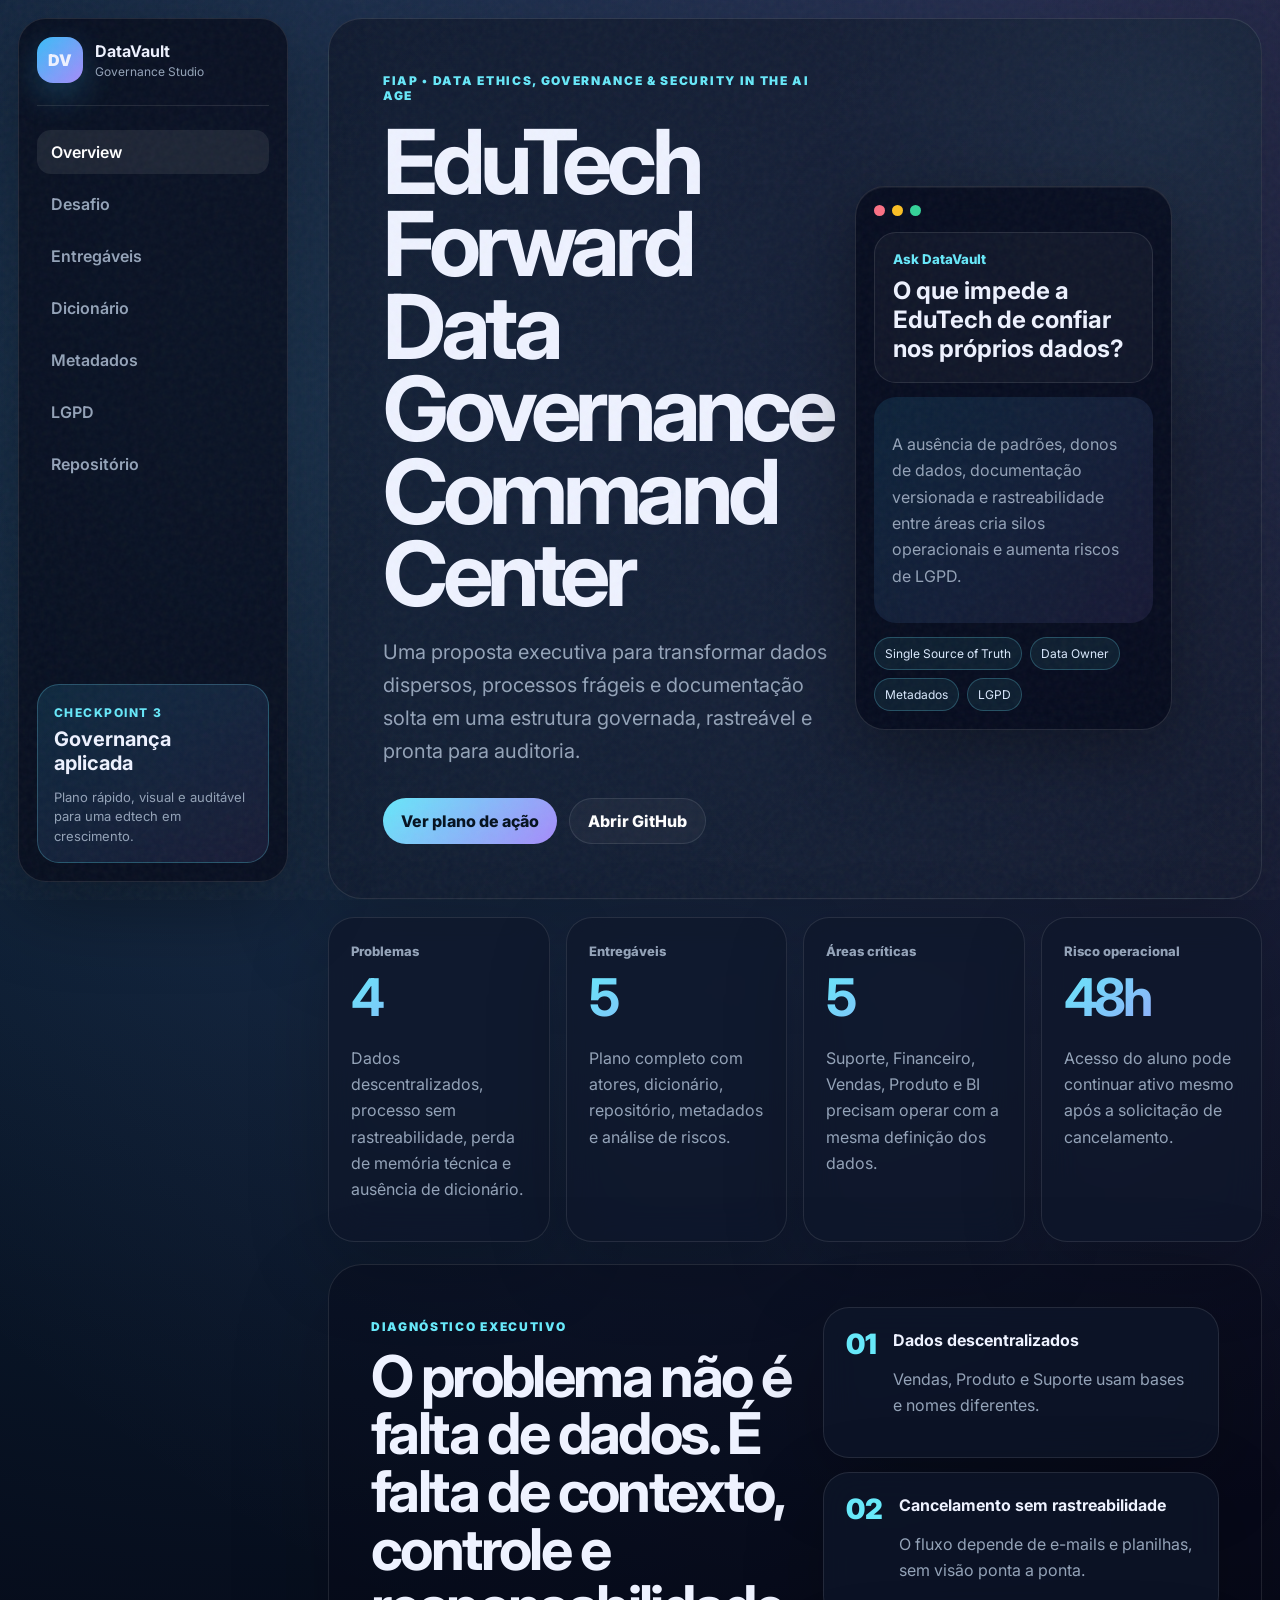
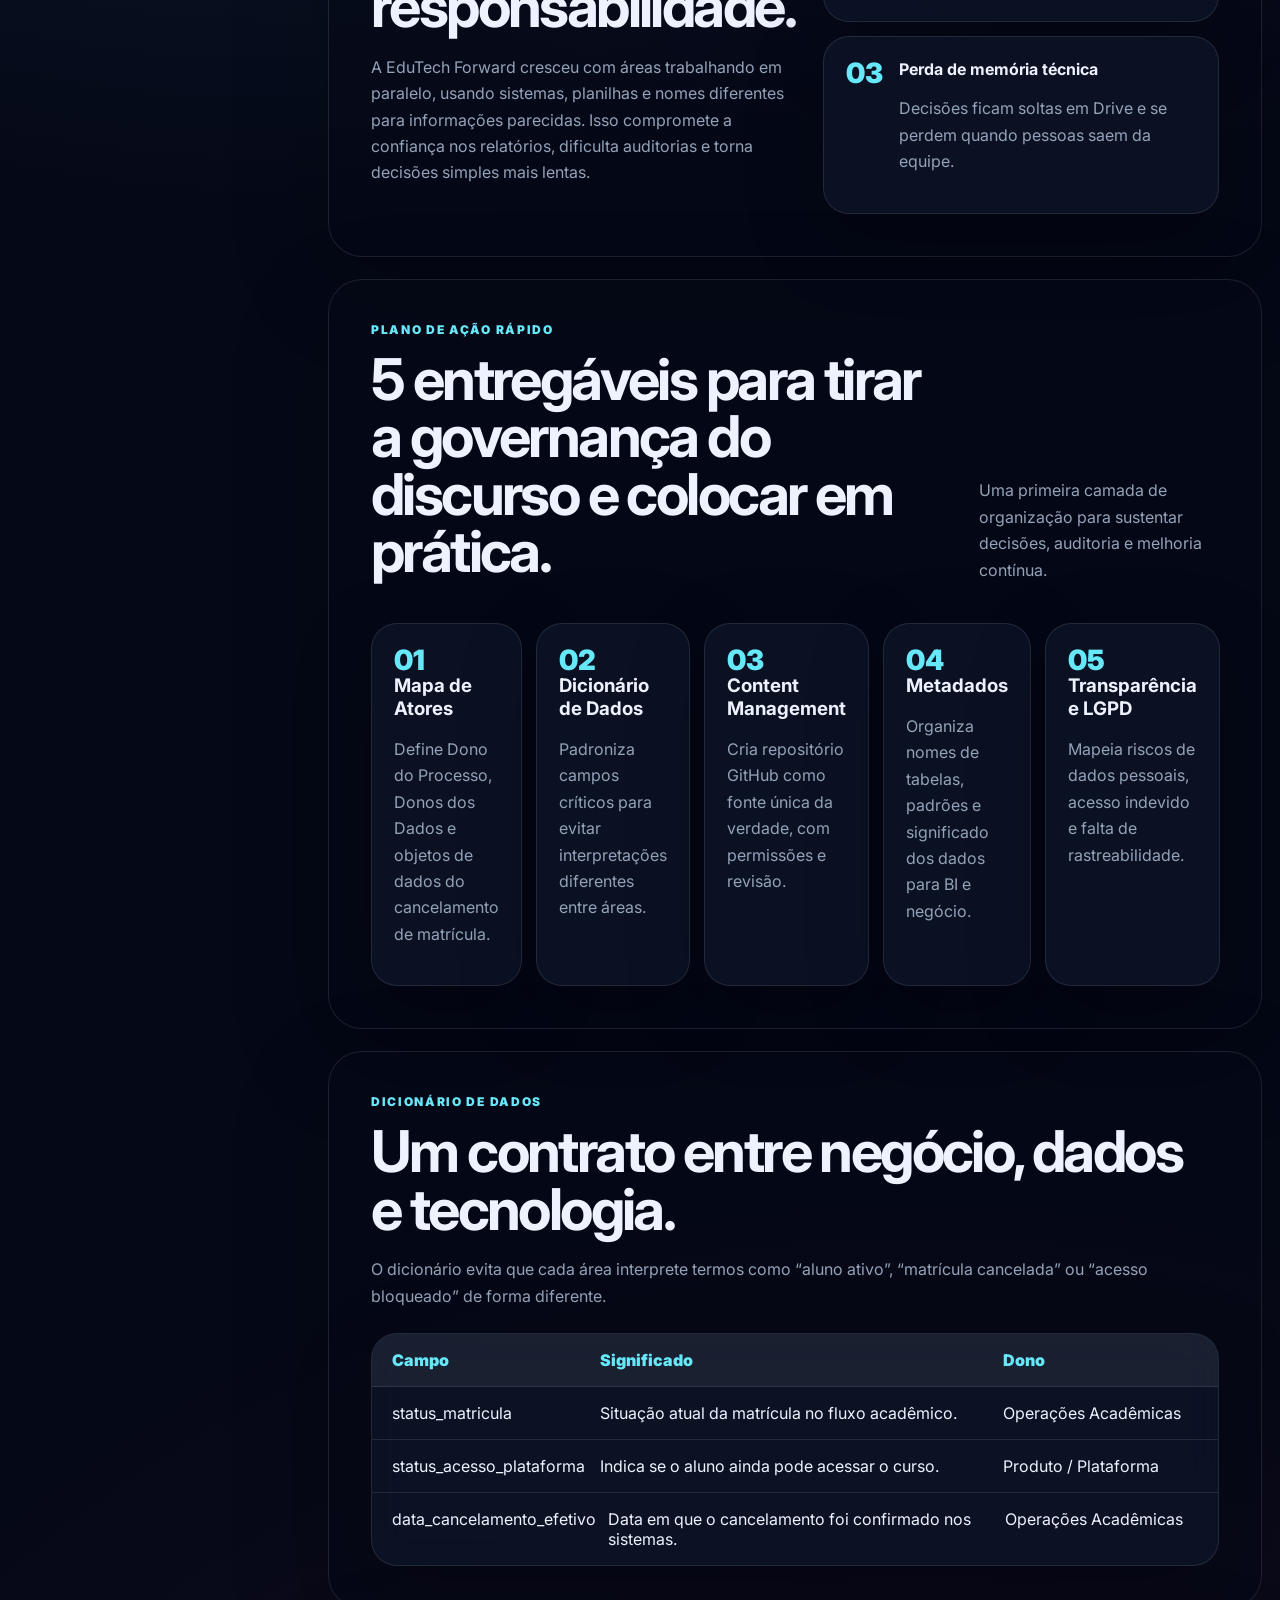
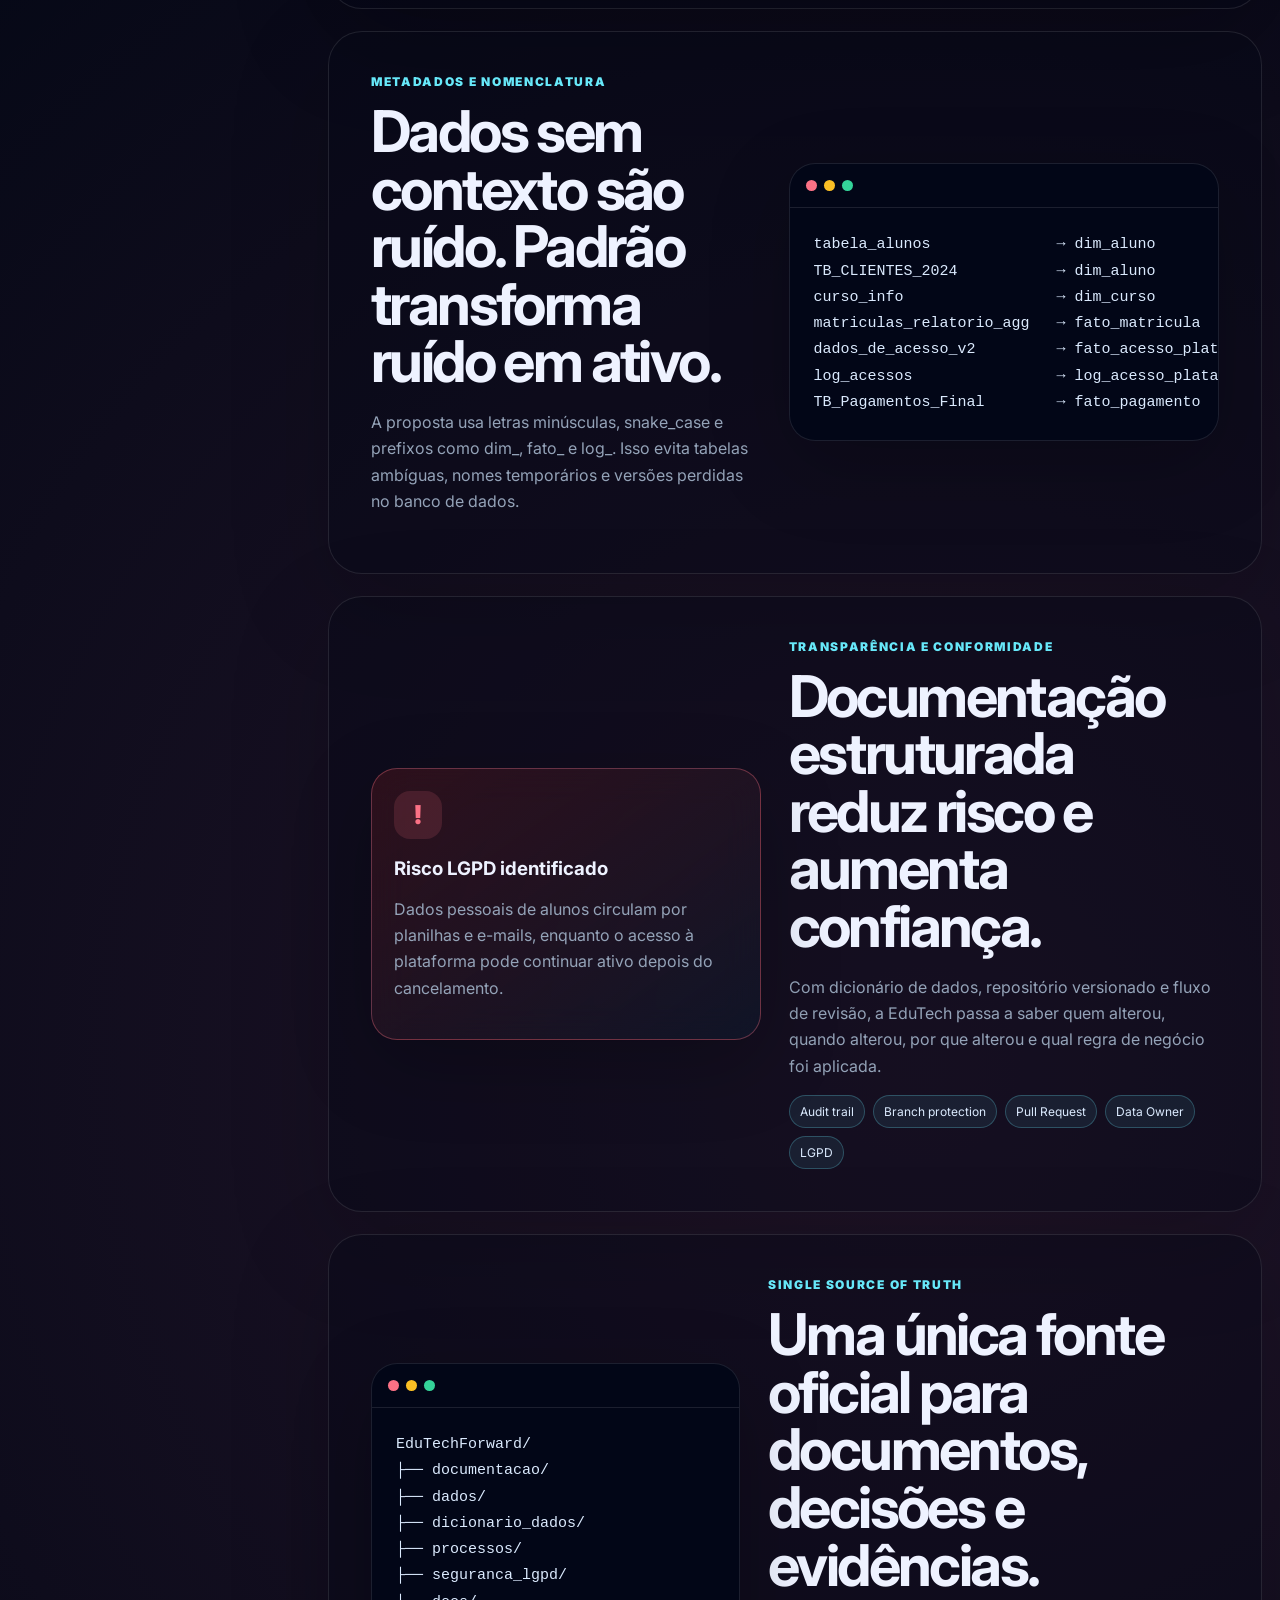
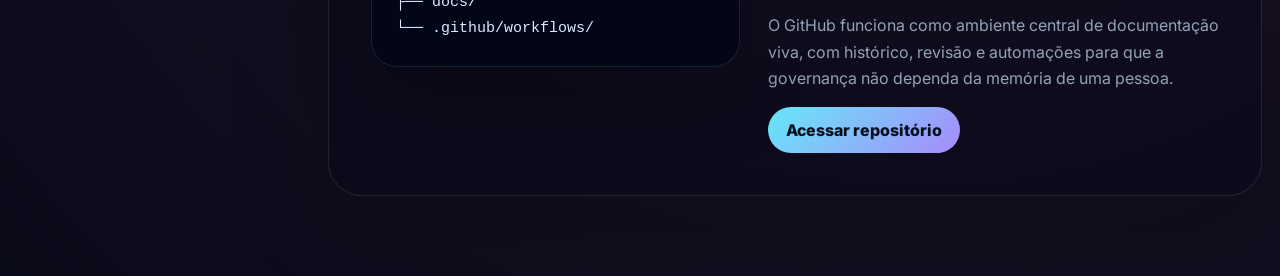
<file: docs/index.html>
<!DOCTYPE html>
<html lang="pt-BR">
<head>
  <meta charset="UTF-8" />
  <meta name="viewport" content="width=device-width, initial-scale=1.0" />
  <title>EduTech Forward | Data Governance Command Center</title>
  <link rel="stylesheet" href="style.css" />
</head>
<body>
  <div class="grain"></div>

  <aside class="sidebar">
    <div class="brand">
      <div class="brand-icon">DV</div>
      <div>
        <strong>DataVault</strong>
        <span>Governance Studio</span>
      </div>
    </div>

    <nav>
      <a href="#overview" class="active">Overview</a>
      <a href="#challenge">Desafio</a>
      <a href="#deliverables">Entregáveis</a>
      <a href="#dictionary">Dicionário</a>
      <a href="#metadata">Metadados</a>
      <a href="#lgpd">LGPD</a>
      <a href="#repository">Repositório</a>
    </nav>

    <div class="mini-card">
      <span>Checkpoint 3</span>
      <strong>Governança aplicada</strong>
      <p>Plano rápido, visual e auditável para uma edtech em crescimento.</p>
    </div>
  </aside>

  <main class="workspace">
    <section id="overview" class="hero">
      <div class="hero-text">
        <div class="pill">FIAP • Data Ethics, Governance & Security in the AI Age</div>
        <h1>EduTech Forward Data Governance Command Center</h1>
        <p>
          Uma proposta executiva para transformar dados dispersos, processos frágeis
          e documentação solta em uma estrutura governada, rastreável e pronta para auditoria.
        </p>

        <div class="actions">
          <a class="btn primary" href="#deliverables">Ver plano de ação</a>
          <a class="btn secondary" target="_blank" href="https://github.com/ramosrabelo-ia/EduTechForward">Abrir GitHub</a>
        </div>
      </div>

      <div class="ai-panel">
        <div class="window-dots">
          <span></span><span></span><span></span>
        </div>

        <div class="question">
          <small>Ask DataVault</small>
          <strong>O que impede a EduTech de confiar nos próprios dados?</strong>
        </div>

        <div class="answer">
          <p>
            A ausência de padrões, donos de dados, documentação versionada e rastreabilidade
            entre áreas cria silos operacionais e aumenta riscos de LGPD.
          </p>
        </div>

        <div class="source-list">
          <span>Single Source of Truth</span>
          <span>Data Owner</span>
          <span>Metadados</span>
          <span>LGPD</span>
        </div>
      </div>
    </section>

    <section class="metrics">
      <article>
        <span>Problemas</span>
        <strong>4</strong>
        <p>Dados descentralizados, processo sem rastreabilidade, perda de memória técnica e ausência de dicionário.</p>
      </article>
      <article>
        <span>Entregáveis</span>
        <strong>5</strong>
        <p>Plano completo com atores, dicionário, repositório, metadados e análise de riscos.</p>
      </article>
      <article>
        <span>Áreas críticas</span>
        <strong>5</strong>
        <p>Suporte, Financeiro, Vendas, Produto e BI precisam operar com a mesma definição dos dados.</p>
      </article>
      <article>
        <span>Risco operacional</span>
        <strong>48h</strong>
        <p>Acesso do aluno pode continuar ativo mesmo após a solicitação de cancelamento.</p>
      </article>
    </section>

    <section id="challenge" class="section split">
      <div>
        <div class="label">Diagnóstico executivo</div>
        <h2>O problema não é falta de dados. É falta de contexto, controle e responsabilidade.</h2>
        <p>
          A EduTech Forward cresceu com áreas trabalhando em paralelo, usando sistemas,
          planilhas e nomes diferentes para informações parecidas. Isso compromete a confiança
          nos relatórios, dificulta auditorias e torna decisões simples mais lentas.
        </p>
      </div>

      <div class="stack">
        <div class="stack-item">
          <span>01</span>
          <div>
            <strong>Dados descentralizados</strong>
            <p>Vendas, Produto e Suporte usam bases e nomes diferentes.</p>
          </div>
        </div>
        <div class="stack-item">
          <span>02</span>
          <div>
            <strong>Cancelamento sem rastreabilidade</strong>
            <p>O fluxo depende de e-mails e planilhas, sem visão ponta a ponta.</p>
          </div>
        </div>
        <div class="stack-item">
          <span>03</span>
          <div>
            <strong>Perda de memória técnica</strong>
            <p>Decisões ficam soltas em Drive e se perdem quando pessoas saem da equipe.</p>
          </div>
        </div>
      </div>
    </section>

    <section id="deliverables" class="section">
      <div class="section-header">
        <div>
          <div class="label">Plano de ação rápido</div>
          <h2>5 entregáveis para tirar a governança do discurso e colocar em prática.</h2>
        </div>
        <p>Uma primeira camada de organização para sustentar decisões, auditoria e melhoria contínua.</p>
      </div>

      <div class="deliverables">
        <article>
          <span>01</span>
          <h3>Mapa de Atores</h3>
          <p>Define Dono do Processo, Donos dos Dados e objetos de dados do cancelamento de matrícula.</p>
        </article>
        <article>
          <span>02</span>
          <h3>Dicionário de Dados</h3>
          <p>Padroniza campos críticos para evitar interpretações diferentes entre áreas.</p>
        </article>
        <article>
          <span>03</span>
          <h3>Content Management</h3>
          <p>Cria repositório GitHub como fonte única da verdade, com permissões e revisão.</p>
        </article>
        <article>
          <span>04</span>
          <h3>Metadados</h3>
          <p>Organiza nomes de tabelas, padrões e significado dos dados para BI e negócio.</p>
        </article>
        <article>
          <span>05</span>
          <h3>Transparência e LGPD</h3>
          <p>Mapeia riscos de dados pessoais, acesso indevido e falta de rastreabilidade.</p>
        </article>
      </div>
    </section>

    <section id="dictionary" class="section">
      <div class="label">Dicionário de Dados</div>
      <h2>Um contrato entre negócio, dados e tecnologia.</h2>
      <p class="wide">
        O dicionário evita que cada área interprete termos como “aluno ativo”,
        “matrícula cancelada” ou “acesso bloqueado” de forma diferente.
      </p>

      <div class="data-table">
        <div class="row header">
          <span>Campo</span><span>Significado</span><span>Dono</span>
        </div>
        <div class="row">
          <span>status_matricula</span><span>Situação atual da matrícula no fluxo acadêmico.</span><span>Operações Acadêmicas</span>
        </div>
        <div class="row">
          <span>status_acesso_plataforma</span><span>Indica se o aluno ainda pode acessar o curso.</span><span>Produto / Plataforma</span>
        </div>
        <div class="row">
          <span>data_cancelamento_efetivo</span><span>Data em que o cancelamento foi confirmado nos sistemas.</span><span>Operações Acadêmicas</span>
        </div>
      </div>
    </section>

    <section id="metadata" class="section split">
      <div>
        <div class="label">Metadados e nomenclatura</div>
        <h2>Dados sem contexto são ruído. Padrão transforma ruído em ativo.</h2>
        <p>
          A proposta usa letras minúsculas, snake_case e prefixos como dim_, fato_ e log_.
          Isso evita tabelas ambíguas, nomes temporários e versões perdidas no banco de dados.
        </p>
      </div>

      <div class="terminal">
        <div class="terminal-top"><span></span><span></span><span></span></div>
        <pre><code>tabela_alunos              → dim_aluno
TB_CLIENTES_2024           → dim_aluno
curso_info                 → dim_curso
matriculas_relatorio_agg   → fato_matricula
dados_de_acesso_v2         → fato_acesso_plataforma
log_acessos                → log_acesso_plataforma
TB_Pagamentos_Final        → fato_pagamento</code></pre>
      </div>
    </section>

    <section id="lgpd" class="section split">
      <div class="risk">
        <div class="risk-symbol">!</div>
        <h3>Risco LGPD identificado</h3>
        <p>
          Dados pessoais de alunos circulam por planilhas e e-mails, enquanto o acesso à plataforma
          pode continuar ativo depois do cancelamento.
        </p>
      </div>

      <div>
        <div class="label">Transparência e conformidade</div>
        <h2>Documentação estruturada reduz risco e aumenta confiança.</h2>
        <p>
          Com dicionário de dados, repositório versionado e fluxo de revisão,
          a EduTech passa a saber quem alterou, quando alterou, por que alterou
          e qual regra de negócio foi aplicada.
        </p>

        <div class="chips">
          <span>Audit trail</span>
          <span>Branch protection</span>
          <span>Pull Request</span>
          <span>Data Owner</span>
          <span>LGPD</span>
        </div>
      </div>
    </section>

    <section id="repository" class="section repo">
      <div class="terminal">
        <div class="terminal-top"><span></span><span></span><span></span></div>
        <pre><code>EduTechForward/
├── documentacao/
├── dados/
├── dicionario_dados/
├── processos/
├── seguranca_lgpd/
├── docs/
└── .github/workflows/</code></pre>
      </div>

      <div>
        <div class="label">Single Source of Truth</div>
        <h2>Uma única fonte oficial para documentos, decisões e evidências.</h2>
        <p>
          O GitHub funciona como ambiente central de documentação viva,
          com histórico, revisão e automações para que a governança não dependa
          da memória de uma pessoa.
        </p>
        <a class="btn primary" target="_blank" href="https://github.com/ramosrabelo-ia/EduTechForward">Acessar repositório</a>
      </div>
    </section>
  </main>

  <script src="script.js"></script>
</body>
</html>
</file>
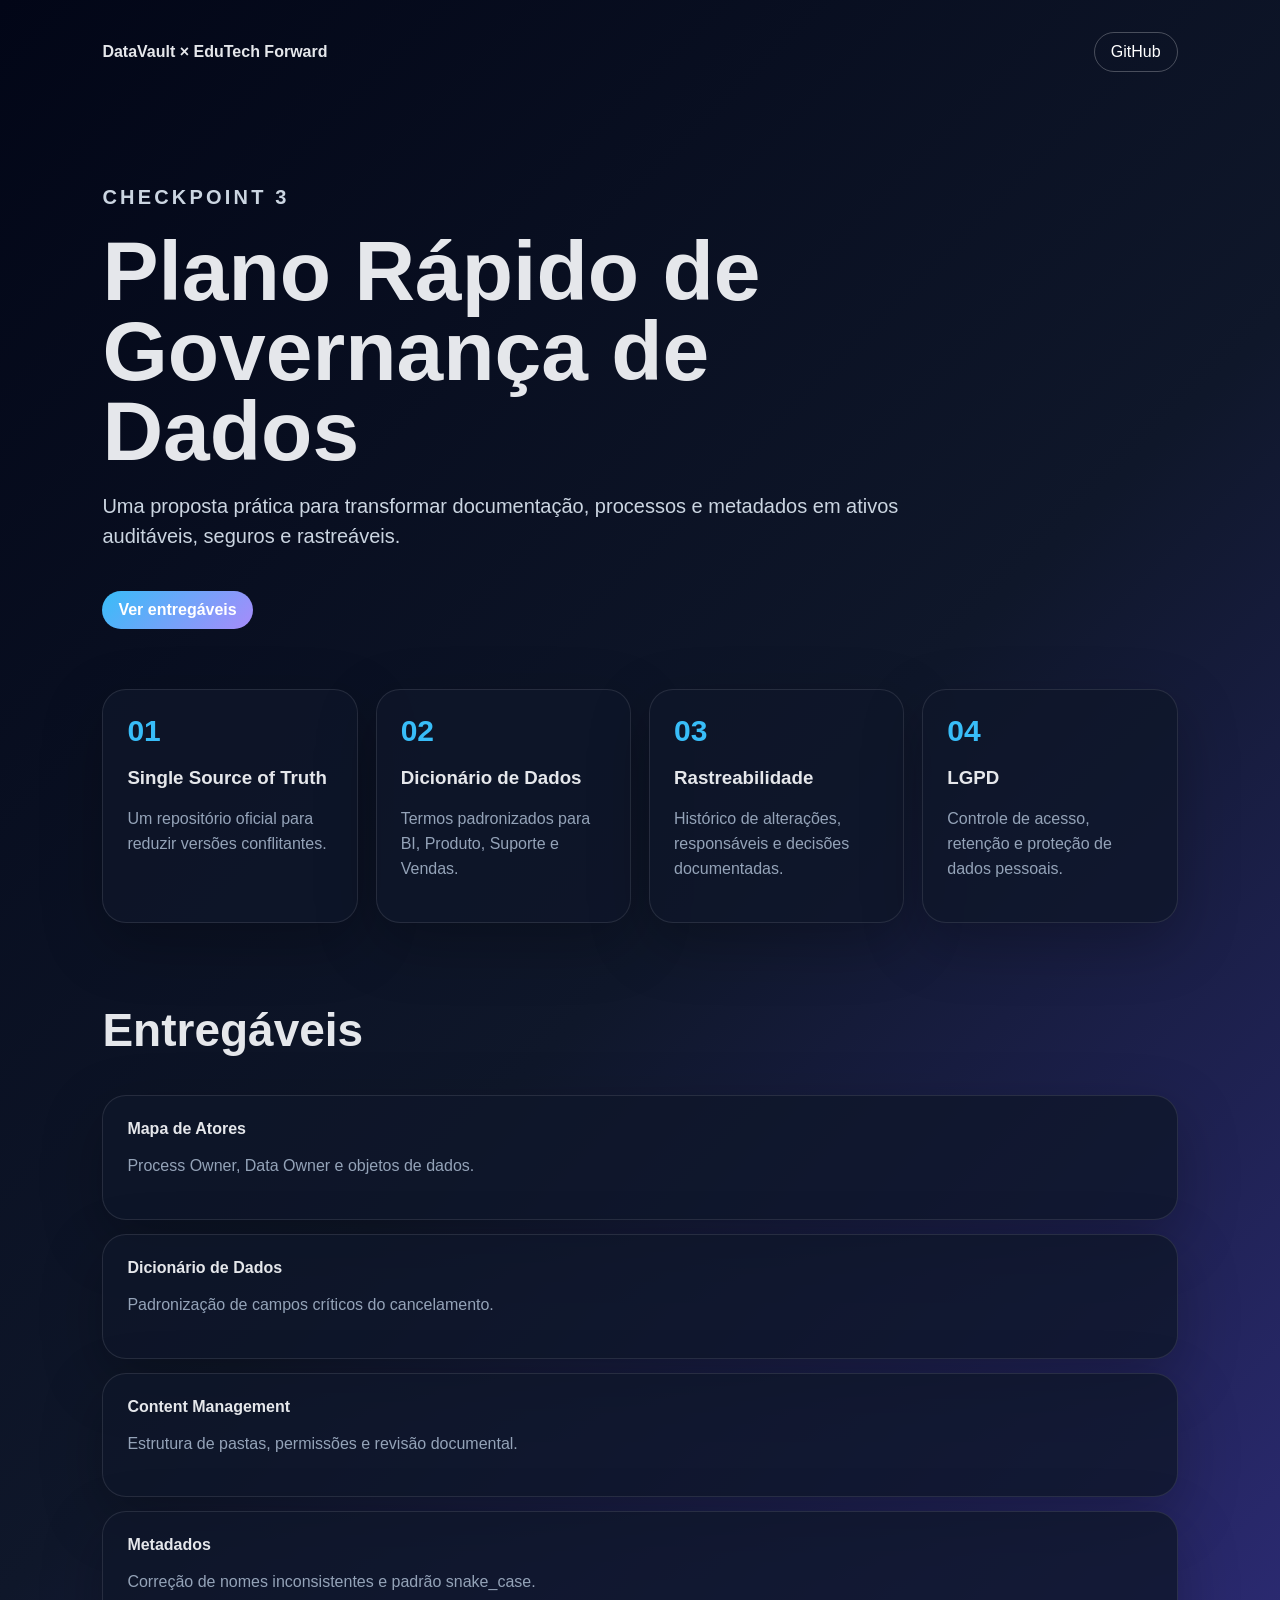
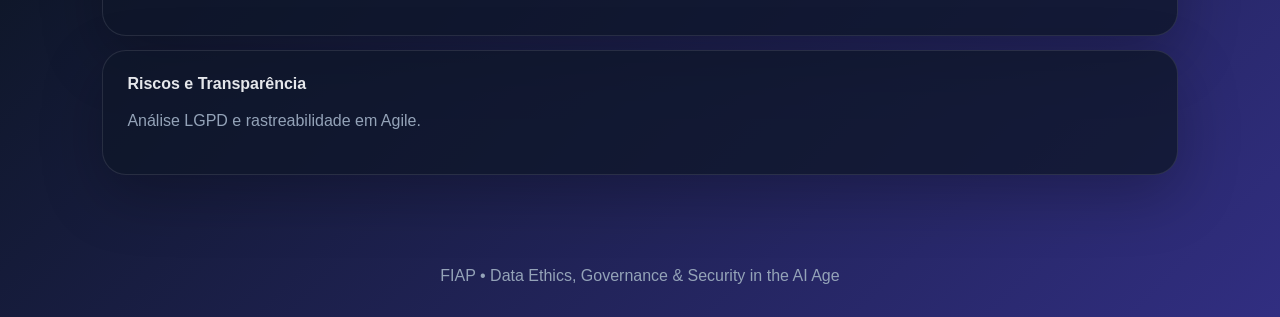
<file: fontes/index.html>
<!DOCTYPE html>
<html lang="pt-BR">
<head>
  <meta charset="UTF-8">
  <meta name="viewport" content="width=device-width, initial-scale=1.0">
  <title>EduTech Forward | Governança de Dados</title>
  <link rel="stylesheet" href="style.css">
</head>
<body>
  <header class="hero">
    <nav>
      <strong>DataVault × EduTech Forward</strong>
      <a href="https://github.com/ramosrabelo-ia/edutech-governanca-dados" target="_blank">GitHub</a>
    </nav>
    <div class="hero-content">
      <p class="tag">Checkpoint 3</p>
      <h1>Plano Rápido de Governança de Dados</h1>
      <p>Uma proposta prática para transformar documentação, processos e metadados em ativos auditáveis, seguros e rastreáveis.</p>
      <a class="button" href="#entregaveis">Ver entregáveis</a>
    </div>
  </header>

  <main>
    <section class="cards">
      <article><span>01</span><h3>Single Source of Truth</h3><p>Um repositório oficial para reduzir versões conflitantes.</p></article>
      <article><span>02</span><h3>Dicionário de Dados</h3><p>Termos padronizados para BI, Produto, Suporte e Vendas.</p></article>
      <article><span>03</span><h3>Rastreabilidade</h3><p>Histórico de alterações, responsáveis e decisões documentadas.</p></article>
      <article><span>04</span><h3>LGPD</h3><p>Controle de acesso, retenção e proteção de dados pessoais.</p></article>
    </section>

    <section id="entregaveis">
      <h2>Entregáveis</h2>
      <div class="timeline">
        <div><b>Mapa de Atores</b><p>Process Owner, Data Owner e objetos de dados.</p></div>
        <div><b>Dicionário de Dados</b><p>Padronização de campos críticos do cancelamento.</p></div>
        <div><b>Content Management</b><p>Estrutura de pastas, permissões e revisão documental.</p></div>
        <div><b>Metadados</b><p>Correção de nomes inconsistentes e padrão snake_case.</p></div>
        <div><b>Riscos e Transparência</b><p>Análise LGPD e rastreabilidade em Agile.</p></div>
      </div>
    </section>
  </main>

  <footer>FIAP • Data Ethics, Governance & Security in the AI Age</footer>
  <script src="script.js"></script>
</body>
</html>
</file>
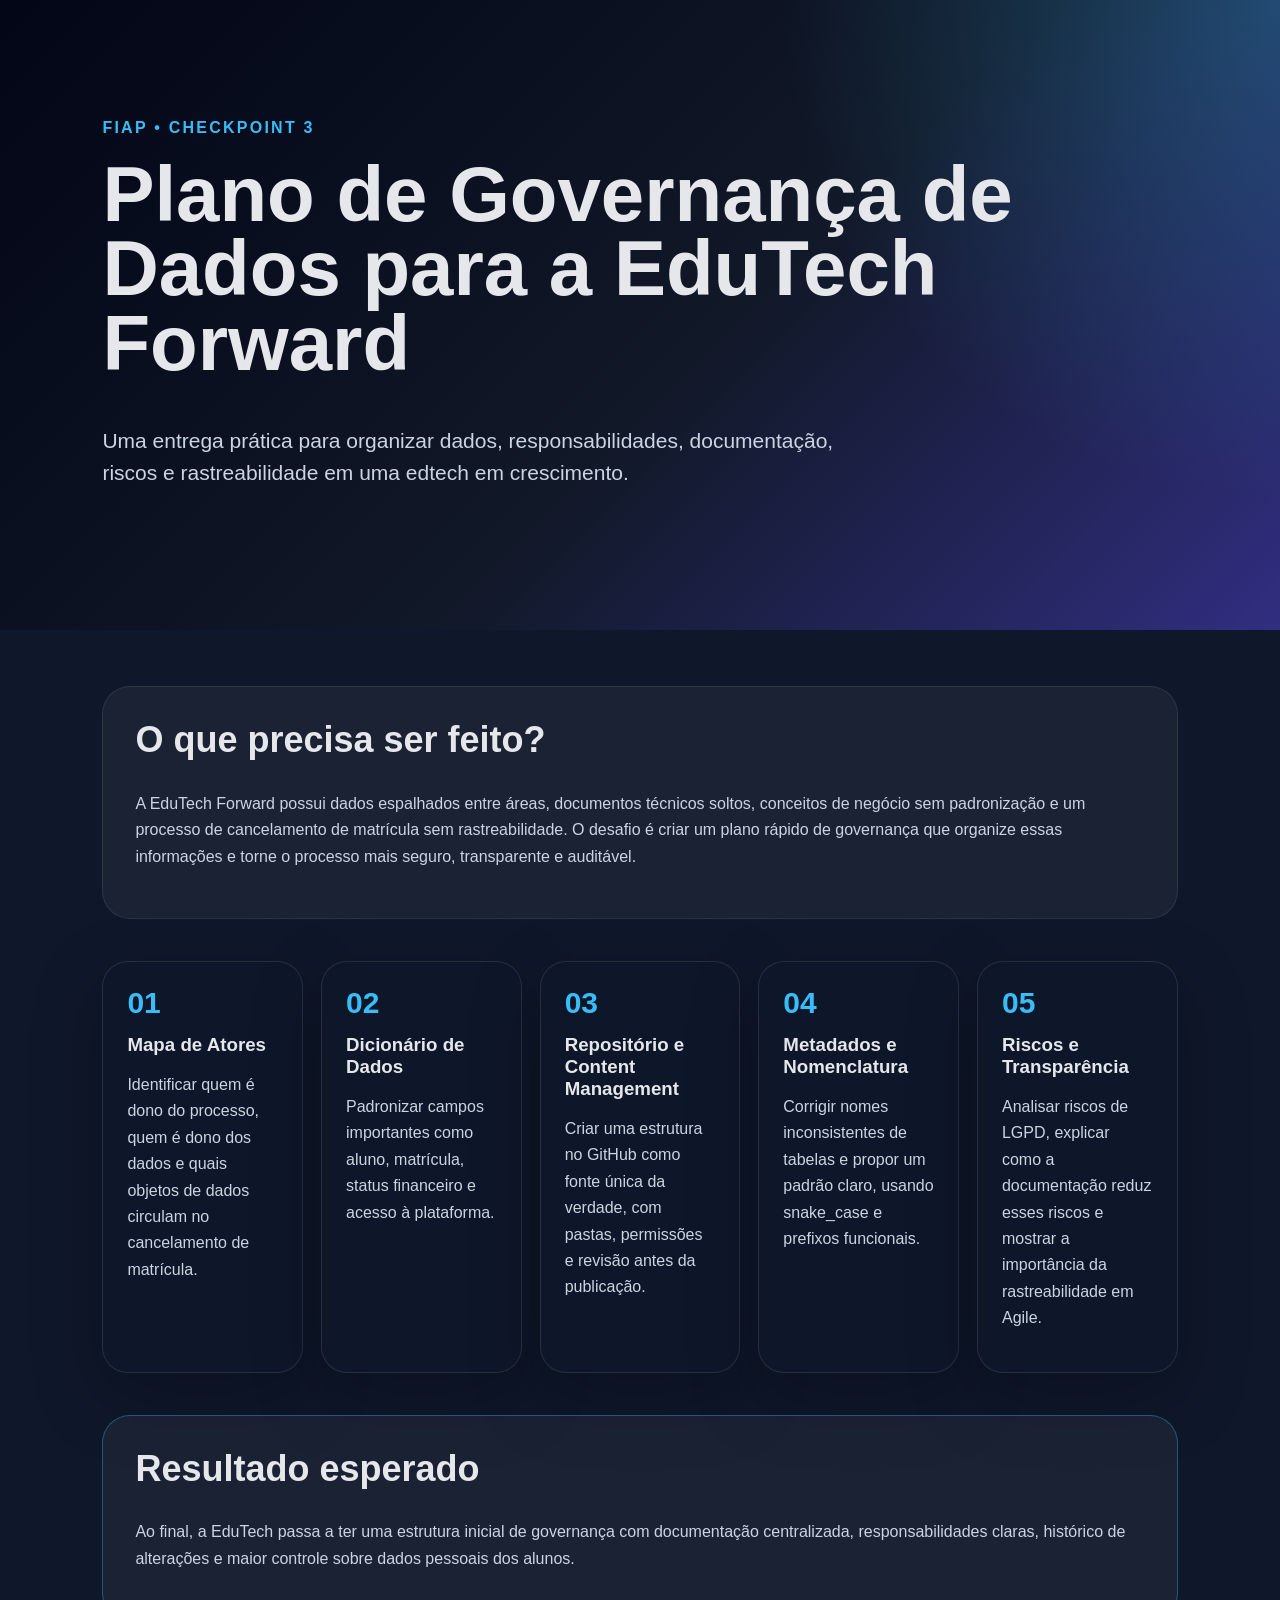
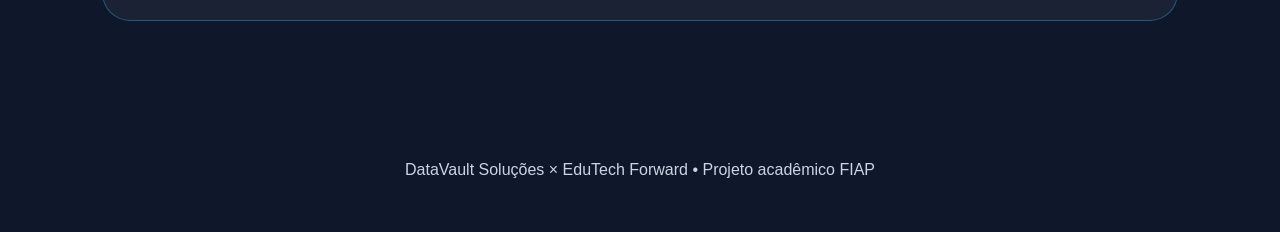
<file: checkpoint.html>
<!DOCTYPE html>
<html lang="pt-BR">
<head>
  <meta charset="UTF-8">
  <meta name="viewport" content="width=device-width, initial-scale=1.0">
  <title>Checkpoint 3 | EduTech Forward</title>
  <link rel="stylesheet" href="checkpoint-style.css">
</head>
<body>
  <header>
    <div class="badge">FIAP • Checkpoint 3</div>
    <h1>Plano de Governança de Dados para a EduTech Forward</h1>
    <p>Uma entrega prática para organizar dados, responsabilidades, documentação, riscos e rastreabilidade em uma edtech em crescimento.</p>
  </header>

  <main>
    <section class="intro">
      <h2>O que precisa ser feito?</h2>
      <p>
        A EduTech Forward possui dados espalhados entre áreas, documentos técnicos soltos, conceitos de negócio sem padronização e um processo de cancelamento de matrícula sem rastreabilidade. O desafio é criar um plano rápido de governança que organize essas informações e torne o processo mais seguro, transparente e auditável.
      </p>
    </section>

    <section class="cards">
      <article>
        <span>01</span>
        <h3>Mapa de Atores</h3>
        <p>Identificar quem é dono do processo, quem é dono dos dados e quais objetos de dados circulam no cancelamento de matrícula.</p>
      </article>

      <article>
        <span>02</span>
        <h3>Dicionário de Dados</h3>
        <p>Padronizar campos importantes como aluno, matrícula, status financeiro e acesso à plataforma.</p>
      </article>

      <article>
        <span>03</span>
        <h3>Repositório e Content Management</h3>
        <p>Criar uma estrutura no GitHub como fonte única da verdade, com pastas, permissões e revisão antes da publicação.</p>
      </article>

      <article>
        <span>04</span>
        <h3>Metadados e Nomenclatura</h3>
        <p>Corrigir nomes inconsistentes de tabelas e propor um padrão claro, usando snake_case e prefixos funcionais.</p>
      </article>

      <article>
        <span>05</span>
        <h3>Riscos e Transparência</h3>
        <p>Analisar riscos de LGPD, explicar como a documentação reduz esses riscos e mostrar a importância da rastreabilidade em Agile.</p>
      </article>
    </section>

    <section class="highlight">
      <h2>Resultado esperado</h2>
      <p>
        Ao final, a EduTech passa a ter uma estrutura inicial de governança com documentação centralizada, responsabilidades claras, histórico de alterações e maior controle sobre dados pessoais dos alunos.
      </p>
    </section>
  </main>

  <footer>
    <p>DataVault Soluções × EduTech Forward • Projeto acadêmico FIAP</p>
  </footer>

  <script src="checkpoint-script.js"></script>
</body>
</html>
</file>
<file: docs/style.css>
@import url('https://fonts.googleapis.com/css2?family=Inter:wght@400;500;600;700;800;900&display=swap');

:root{
  --bg:#050816;
  --text:#eef2ff;
  --muted:#94a3b8;
  --line:rgba(255,255,255,.1);
  --cyan:#67e8f9;
  --blue:#38bdf8;
  --violet:#a78bfa;
  --danger:#fb7185;
  --green:#34d399;
}

*{box-sizing:border-box}
html{scroll-behavior:smooth}
body{
  margin:0;
  color:var(--text);
  background:
    radial-gradient(circle at 22% 8%, rgba(56,189,248,.20), transparent 30%),
    radial-gradient(circle at 84% 3%, rgba(167,139,250,.20), transparent 32%),
    radial-gradient(circle at 72% 84%, rgba(244,114,182,.12), transparent 34%),
    var(--bg);
  font-family:Inter,system-ui,-apple-system,BlinkMacSystemFont,"Segoe UI",Arial,sans-serif;
}

.grain{
  pointer-events:none;
  position:fixed;
  inset:0;
  opacity:.06;
  z-index:99;
  background-image:url("data:image/svg+xml,%3Csvg viewBox='0 0 220 220' xmlns='http://www.w3.org/2000/svg'%3E%3Cfilter id='n'%3E%3CfeTurbulence type='fractalNoise' baseFrequency='.7' numOctaves='3' stitchTiles='stitch'/%3E%3C/filter%3E%3Crect width='220' height='220' filter='url(%23n)' opacity='.75'/%3E%3C/svg%3E");
}

.sidebar{
  position:fixed;
  left:18px;
  top:18px;
  bottom:18px;
  width:270px;
  padding:18px;
  border:1px solid var(--line);
  border-radius:28px;
  background:rgba(5,8,22,.72);
  backdrop-filter:blur(22px);
  box-shadow:0 24px 80px rgba(0,0,0,.35);
  z-index:20;
  display:flex;
  flex-direction:column;
  overflow:hidden;
}

.brand{
  display:flex;
  gap:12px;
  align-items:center;
  padding-bottom:22px;
  border-bottom:1px solid var(--line);
}

.brand-icon{
  width:46px;
  height:46px;
  border-radius:16px;
  display:grid;
  place-items:center;
  font-weight:900;
  background:linear-gradient(135deg,var(--blue),var(--violet));
  box-shadow:0 12px 34px rgba(56,189,248,.25);
}

.brand strong{display:block}
.brand span{
  display:block;
  color:var(--muted);
  font-size:12px;
  margin-top:3px;
}

.sidebar nav{
  display:grid;
  gap:8px;
  margin:24px 0 18px;
  flex:1;
  align-content:start;
}

.sidebar nav a{
  color:var(--muted);
  text-decoration:none;
  padding:12px 14px;
  border-radius:14px;
  transition:.25s;
  font-weight:600;
}

.sidebar nav a:hover,
.sidebar nav a.active{
  color:white;
  background:rgba(255,255,255,.08);
}

.mini-card{
  position:static;
  margin-top:auto;
  padding:16px;
  border:1px solid rgba(103,232,249,.25);
  border-radius:22px;
  background:linear-gradient(145deg,rgba(56,189,248,.14),rgba(167,139,250,.10));
}

.mini-card span{
  color:var(--cyan);
  font-size:12px;
  text-transform:uppercase;
  letter-spacing:.12em;
  font-weight:800;
}

.mini-card strong{
  display:block;
  margin-top:6px;
  font-size:20px;
}

.mini-card p{
  color:var(--muted);
  line-height:1.5;
  margin-bottom:0;
  font-size:13px;
}

.workspace{
  margin-left:310px;
  padding:18px 18px 80px;
}

.hero{
  min-height:82vh;
  display:grid;
  grid-template-columns:1.1fr .9fr;
  gap:24px;
  align-items:center;
  border:1px solid var(--line);
  border-radius:34px;
  padding:54px;
  background:
    linear-gradient(135deg,rgba(15,23,42,.78),rgba(17,24,39,.42)),
    radial-gradient(circle at 90% 10%,rgba(103,232,249,.15),transparent 30%);
  box-shadow:0 30px 100px rgba(0,0,0,.28);
}

.pill,.label{
  color:var(--cyan);
  font-weight:900;
  font-size:12px;
  text-transform:uppercase;
  letter-spacing:.14em;
}

h1{
  font-size:clamp(48px,7vw,92px);
  line-height:.92;
  letter-spacing:-.06em;
  margin:18px 0;
  max-width:980px;
}

h2{
  font-size:clamp(34px,4.5vw,60px);
  line-height:1;
  letter-spacing:-.045em;
  margin:14px 0 18px;
}

h3{margin:0 0 10px}

p{
  color:var(--muted);
  line-height:1.65;
}

.wide{max-width:900px}
.hero-text p{font-size:20px;max-width:760px}

.actions{
  display:flex;
  gap:12px;
  flex-wrap:wrap;
  margin-top:30px;
}

.btn{
  display:inline-flex;
  align-items:center;
  justify-content:center;
  min-height:46px;
  border-radius:999px;
  padding:0 18px;
  text-decoration:none;
  font-weight:800;
  transition:.25s;
}

.btn.primary{
  color:#04111f;
  background:linear-gradient(135deg,var(--cyan),var(--violet));
}

.btn.secondary{
  color:white;
  border:1px solid var(--line);
  background:rgba(255,255,255,.04);
}

.btn:hover{transform:translateY(-2px)}

.ai-panel{
  border:1px solid rgba(255,255,255,.12);
  border-radius:30px;
  background:rgba(2,6,23,.72);
  backdrop-filter:blur(18px);
  padding:18px;
  box-shadow:inset 0 1px 0 rgba(255,255,255,.06),0 22px 80px rgba(0,0,0,.35);
}

.window-dots,.terminal-top{
  display:flex;
  gap:7px;
  margin-bottom:16px;
}

.window-dots span,.terminal-top span{
  width:11px;
  height:11px;
  border-radius:99px;
  background:var(--danger);
}

.window-dots span:nth-child(2),.terminal-top span:nth-child(2){background:#fbbf24}
.window-dots span:nth-child(3),.terminal-top span:nth-child(3){background:var(--green)}

.question{
  border:1px solid rgba(255,255,255,.10);
  border-radius:22px;
  padding:18px;
  background:rgba(255,255,255,.04);
}

.question small{
  color:var(--cyan);
  display:block;
  margin-bottom:10px;
  font-weight:800;
}

.question strong{
  font-size:24px;
  line-height:1.2;
}

.answer{
  margin-top:14px;
  padding:18px;
  border-radius:22px;
  background:linear-gradient(135deg,rgba(56,189,248,.12),rgba(167,139,250,.10));
}

.source-list,.chips{
  display:flex;
  gap:8px;
  flex-wrap:wrap;
  margin-top:14px;
}

.source-list span,.chips span{
  font-size:12px;
  color:#dbeafe;
  border:1px solid rgba(103,232,249,.25);
  background:rgba(103,232,249,.08);
  padding:8px 10px;
  border-radius:999px;
}

.metrics{
  display:grid;
  grid-template-columns:repeat(4,1fr);
  gap:16px;
  margin:18px 0;
}

.metrics article,.deliverables article,.stack-item,.risk,.terminal,.data-table{
  border:1px solid var(--line);
  background:rgba(15,23,42,.72);
  backdrop-filter:blur(18px);
  border-radius:26px;
  padding:22px;
  box-shadow:0 24px 80px rgba(0,0,0,.22);
}

.metrics span{
  color:var(--muted);
  font-size:13px;
  font-weight:800;
}

.metrics strong{
  display:block;
  font-size:52px;
  letter-spacing:-.06em;
  margin:6px 0;
  background:linear-gradient(135deg,var(--cyan),var(--violet));
  -webkit-background-clip:text;
  color:transparent;
}

.section{
  margin-top:22px;
  border:1px solid var(--line);
  border-radius:34px;
  padding:42px;
  background:rgba(5,8,22,.42);
  box-shadow:0 30px 100px rgba(0,0,0,.18);
}

.split{
  display:grid;
  grid-template-columns:.95fr 1.05fr;
  gap:28px;
  align-items:center;
}

.stack{
  display:grid;
  gap:14px;
}

.stack-item{
  display:flex;
  gap:16px;
  align-items:flex-start;
}

.stack-item span,.deliverables article span{
  color:var(--cyan);
  font-size:28px;
  font-weight:900;
  line-height:1;
}

.section-header{
  display:flex;
  justify-content:space-between;
  gap:30px;
  align-items:flex-end;
  margin-bottom:24px;
}

.section-header p{max-width:420px}

.deliverables{
  display:grid;
  grid-template-columns:repeat(5,1fr);
  gap:14px;
}

.deliverables article{
  min-height:240px;
  transition:.25s;
}

.deliverables article:hover{
  transform:translateY(-5px);
  border-color:rgba(103,232,249,.3);
}

.data-table{
  margin-top:24px;
  padding:0;
  overflow:hidden;
}

.row{
  display:grid;
  grid-template-columns:1fr 2fr 1fr;
  gap:12px;
  padding:16px 20px;
  border-bottom:1px solid var(--line);
}

.row:last-child{border-bottom:0}
.row.header{
  background:rgba(255,255,255,.06);
  color:var(--cyan);
  font-weight:900;
}

.risk{
  border-color:rgba(251,113,133,.35);
  background:linear-gradient(145deg,rgba(127,29,29,.28),rgba(15,23,42,.72));
}

.risk-symbol{
  width:48px;
  height:48px;
  border-radius:16px;
  display:grid;
  place-items:center;
  background:rgba(251,113,133,.14);
  color:var(--danger);
  font-weight:900;
  font-size:26px;
  margin-bottom:18px;
}

.repo{
  display:grid;
  grid-template-columns:.9fr 1.1fr;
  gap:28px;
  align-items:center;
}

.terminal{
  padding:0;
  overflow:hidden;
  background:#020617;
}

.terminal-top{
  padding:16px;
  border-bottom:1px solid var(--line);
  margin-bottom:0;
}

pre{
  margin:0;
  padding:24px;
  overflow:auto;
}

code{
  font-size:15px;
  line-height:1.75;
  color:#dbeafe;
}

.reveal{
  opacity:0;
  transform:translateY(24px);
  transition:.7s ease;
}

.reveal.visible{
  opacity:1;
  transform:translateY(0);
}


@media(max-height:850px) and (min-width:1151px){
  .brand{
    padding-bottom:16px;
  }

  .sidebar nav{
    gap:4px;
    margin:16px 0 12px;
  }

  .sidebar nav a{
    padding:9px 12px;
    font-size:14px;
  }

  .mini-card{
    padding:13px;
  }

  .mini-card strong{
    font-size:17px;
  }

  .mini-card p{
    display:none;
  }
}

@media(max-width:1150px){
  .sidebar{
    position:relative;
    width:auto;
    left:auto;
    right:auto;
    top:auto;
    bottom:auto;
    margin:16px;
  }

  .mini-card{position:static;margin-top:20px}
  .workspace{margin-left:0;padding:16px}
  .hero,.split,.repo{grid-template-columns:1fr}
  .metrics,.deliverables{grid-template-columns:1fr 1fr}
}

@media(max-width:720px){
  .hero,.section{padding:26px}
  .metrics,.deliverables{grid-template-columns:1fr}
  .section-header{display:block}
  .row{grid-template-columns:1fr}
}
</file>
<file: fontes/style.css>
body {
  margin: 0;
  font-family: Arial, sans-serif;
  background: linear-gradient(135deg, #020617, #0f172a, #312e81);
  color: #e5e7eb;
}

.hero {
  min-height: 75vh;
  padding: 32px 8vw;
}

nav {
  display: flex;
  justify-content: space-between;
  align-items: center;
}

nav a, .button {
  color: white;
  text-decoration: none;
  border: 1px solid rgba(255,255,255,.25);
  padding: 10px 16px;
  border-radius: 999px;
}

.hero-content {
  margin-top: 110px;
  max-width: 850px;
}

.tag {
  color: #38bdf8;
  font-weight: bold;
  letter-spacing: .16em;
  text-transform: uppercase;
}

h1 {
  font-size: clamp(42px, 8vw, 84px);
  line-height: .95;
  margin: 14px 0;
}

.hero p {
  color: #cbd5e1;
  font-size: 20px;
  line-height: 1.5;
}

.button {
  display: inline-block;
  margin-top: 20px;
  background: linear-gradient(135deg, #38bdf8, #a78bfa);
  border: none;
  font-weight: bold;
}

main {
  padding: 0 8vw 60px;
}

.cards {
  display: grid;
  grid-template-columns: repeat(4, 1fr);
  gap: 18px;
  margin-top: -50px;
}

article, .timeline div {
  background: rgba(15, 23, 42, .78);
  border: 1px solid rgba(255,255,255,.1);
  border-radius: 24px;
  padding: 24px;
  box-shadow: 0 20px 60px rgba(0,0,0,.25);
}

article span {
  font-size: 30px;
  font-weight: 900;
  color: #38bdf8;
}

article p, .timeline p {
  color: #94a3b8;
  line-height: 1.55;
}

section {
  margin-top: 80px;
}

h2 {
  font-size: 46px;
}

.timeline {
  display: grid;
  gap: 14px;
}

footer {
  text-align: center;
  color: #94a3b8;
  padding: 32px;
}

@media (max-width: 900px) {
  .cards {
    grid-template-columns: 1fr;
  }
}
</file>
<file: checkpoint-style.css>
* {
  box-sizing: border-box;
}

body {
  margin: 0;
  font-family: Arial, Helvetica, sans-serif;
  background: #0f172a;
  color: #e5e7eb;
}

header {
  min-height: 70vh;
  padding: 64px 8vw;
  background:
    radial-gradient(circle at top right, rgba(56,189,248,.28), transparent 35%),
    linear-gradient(135deg, #020617, #111827 55%, #312e81);
  display: flex;
  flex-direction: column;
  justify-content: center;
}

.badge {
  color: #38bdf8;
  font-weight: 700;
  text-transform: uppercase;
  letter-spacing: .14em;
  margin-bottom: 20px;
}

h1 {
  font-size: clamp(42px, 7vw, 78px);
  line-height: .95;
  max-width: 950px;
  margin: 0 0 24px;
}

header p {
  max-width: 780px;
  font-size: 21px;
  line-height: 1.55;
  color: #cbd5e1;
}

main {
  padding: 56px 8vw;
}

.intro, .highlight {
  background: rgba(255,255,255,.05);
  border: 1px solid rgba(255,255,255,.08);
  border-radius: 28px;
  padding: 32px;
  margin-bottom: 32px;
}

h2 {
  font-size: 36px;
  margin-top: 0;
}

p {
  color: #cbd5e1;
  line-height: 1.65;
}

.cards {
  display: grid;
  grid-template-columns: repeat(5, 1fr);
  gap: 18px;
  margin: 42px 0;
}

article {
  background: rgba(15, 23, 42, .9);
  border: 1px solid rgba(255,255,255,.1);
  border-radius: 26px;
  padding: 24px;
  box-shadow: 0 24px 70px rgba(0,0,0,.25);
}

article span {
  display: inline-block;
  color: #38bdf8;
  font-size: 30px;
  font-weight: 900;
  margin-bottom: 14px;
}

article h3 {
  margin: 0 0 12px;
}

.highlight {
  border-color: rgba(56,189,248,.35);
}

footer {
  text-align: center;
  padding: 32px;
  color: #94a3b8;
}

@media (max-width: 1100px) {
  .cards {
    grid-template-columns: 1fr;
  }
}
</file>
